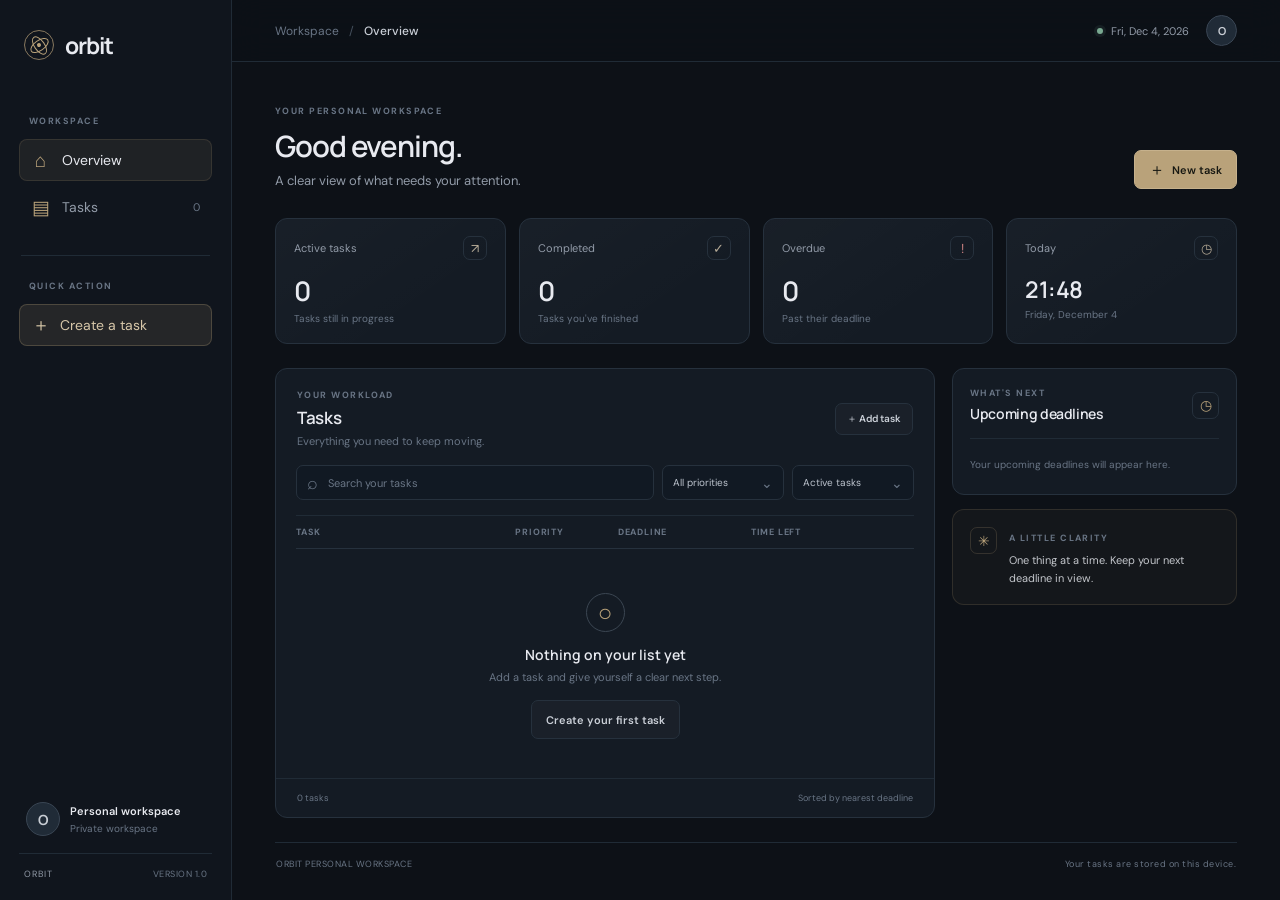
<file: orbit-v1/index.html>
<!-- Purpose: Bootstrap Orbit's AngularJS application; replaces the vanilla-JS page wiring from js/app.js. -->
<!doctype html>
<html lang="en">
<head>
  <meta charset="utf-8">
  <meta name="viewport" content="width=device-width, initial-scale=1">
  <meta name="theme-color" content="#0d1117">
  <meta name="description" content="Orbit is a calm, focused space for managing tasks and deadlines.">
  <title>Orbit | Personal Workspace</title>
  <link rel="preconnect" href="https://fonts.googleapis.com">
  <link rel="preconnect" href="https://fonts.gstatic.com" crossorigin>
  <link href="https://fonts.googleapis.com/css2?family=DM+Sans:wght@400;500;600;700&family=Manrope:wght@400;500;600;700;800&display=swap" rel="stylesheet">
  <link rel="stylesheet" href="css/layout.css">
  <link rel="stylesheet" href="css/components.css">
</head>
<body ng-app="orbit" ng-strict-di ng-cloak>
  <orbit-app></orbit-app>

  <script src="lib/angular.min.js"></script>
  <script src="js/app.module.js"></script>
  <script src="js/core/storage.service.js"></script>
  <script src="js/core/countdown.service.js"></script>
  <script src="js/core/clock.service.js"></script>
  <script src="js/core/toast.service.js"></script>
  <script src="js/core/modal.service.js"></script>
  <script src="js/core/task.service.js"></script>
  <script src="js/filters/countdown.filter.js"></script>
  <script src="js/filters/orbit-date.filter.js"></script>
  <script src="js/components/orbit-app.js"></script>
  <script src="js/components/orbit-sidebar.js"></script>
  <script src="js/components/orbit-topbar.js"></script>
  <script src="js/components/orbit-welcome.js"></script>
  <script src="js/components/orbit-metrics.js"></script>
  <script src="js/components/task-panel.js"></script>
  <script src="js/components/upcoming-panel.js"></script>
  <script src="js/components/task-modal.js"></script>
  <script src="js/components/orbit-toast.js"></script>
</body>
</html>
</file>
<file: orbit-v1/css/layout.css>
:root {
  color-scheme: dark;
  --page: #0d1117;
  --sidebar: #10151d;
  --surface: #141b24;
  --surface-raised: #18212c;
  --surface-soft: #111923;
  --line: #26313d;
  --line-soft: #202b36;
  --text: #e8eaf0;
  --muted: #929ba8;
  --quiet: #697585;
  --accent: #b9a27a;
  --accent-soft: rgba(185, 162, 122, .12);
  --green: #79a991;
  --amber: #c9a36d;
  --red: #c77f7f;
  --blue: #8da9c7;
  --radius: 12px;
  font-family: "DM Sans", sans-serif;
  font-synthesis: none;
  text-rendering: optimizeLegibility;
}

* { box-sizing: border-box; }
html { min-width: 320px; scroll-behavior: smooth; }
body { margin: 0; min-height: 100vh; background: var(--page); color: var(--text); font-size: 14px; }
button, input, select { font: inherit; }
button { color: inherit; }
a { color: inherit; text-decoration: none; }
button:focus-visible, a:focus-visible, input:focus-visible, select:focus-visible { outline: 2px solid var(--accent); outline-offset: 3px; }
.sr-only { position: absolute; width: 1px; height: 1px; padding: 0; margin: -1px; overflow: hidden; clip: rect(0,0,0,0); white-space: nowrap; border: 0; }

.app-shell { min-height: 100vh; }
.sidebar { position: fixed; inset: 0 auto 0 0; z-index: 5; display: flex; flex-direction: column; width: 232px; padding: 29px 19px 20px; background: var(--sidebar); border-right: 1px solid var(--line-soft); }
.brand { display: flex; align-items: center; gap: 11px; width: fit-content; margin: 0 0 54px 5px; }
.brand-mark { position: relative; display: grid; width: 30px; height: 30px; place-items: center; border: 1px solid rgba(185,162,122,.7); border-radius: 50%; }
.brand-mark::before, .brand-mark::after, .brand-mark span { position: absolute; display: block; content: ""; border: 1px solid var(--accent); border-radius: 50%; transform: rotate(-35deg); }
.brand-mark::before { width: 19px; height: 9px; }
.brand-mark::after { width: 9px; height: 19px; }
.brand-mark span { width: 4px; height: 4px; background: var(--accent); border: 0; }
.brand-name { font-family: Manrope, sans-serif; font-size: 23px; font-weight: 700; letter-spacing: -.9px; }
.sidebar-label, .eyebrow { color: var(--quiet); font-size: 9px; font-weight: 700; letter-spacing: 1.45px; }
.sidebar-label { margin: 0 0 12px 10px; }
.primary-nav { display: grid; gap: 5px; }
.nav-link { display: flex; align-items: center; gap: 12px; min-height: 42px; padding: 0 11px; border: 1px solid transparent; border-radius: 8px; color: var(--muted); transition: background .18s ease, color .18s ease, border-color .18s ease; }
.nav-link:hover { background: rgba(255,255,255,.025); color: var(--text); }
.nav-link.is-active { color: var(--text); background: rgba(185,162,122,.09); border-color: rgba(185,162,122,.15); }
.nav-icon { display: grid; width: 19px; place-items: center; color: var(--accent); font-size: 19px; }
.nav-count { margin-left: auto; color: var(--quiet); font-size: 11px; }
.sidebar-rule { height: 1px; margin: 27px 2px 24px; background: var(--line-soft); }
.sidebar-create { display: flex; align-items: center; gap: 10px; width: 100%; min-height: 42px; padding: 0 12px; border: 1px solid rgba(185,162,122,.27); border-radius: 8px; background: var(--accent-soft); color: #d7c7a9; text-align: left; cursor: pointer; transition: background .18s ease; }
.sidebar-create:hover { background: rgba(185,162,122,.19); }
.sidebar-create span { font-size: 18px; }
.sidebar-bottom { margin-top: auto; }
.workspace-chip { display: flex; align-items: center; gap: 10px; padding: 13px 7px 17px; border-bottom: 1px solid var(--line-soft); }
.workspace-avatar, .profile-avatar { display: grid; flex: 0 0 auto; place-items: center; width: 34px; height: 34px; border: 1px solid #394553; border-radius: 50%; background: #202b37; color: #c8cdd4; font-family: Manrope, sans-serif; font-weight: 700; }
.workspace-chip strong, .workspace-chip small { display: block; }
.workspace-chip strong { font-size: 11px; font-weight: 600; }
.workspace-chip small { margin-top: 4px; color: var(--quiet); font-size: 10px; }
.version-label { display: flex; justify-content: space-between; padding: 14px 5px 0; color: var(--muted); font-size: 9px; letter-spacing: 1px; }
.version-label span { color: var(--quiet); letter-spacing: .5px; }

.main-area { min-height: 100vh; margin-left: 232px; }
.topbar { position: sticky; top: 0; z-index: 4; display: flex; align-items: center; justify-content: space-between; height: 62px; padding: 0 43px; border-bottom: 1px solid var(--line-soft); background: rgba(13,17,23,.92); backdrop-filter: blur(16px); }
.breadcrumb { display: flex; align-items: center; gap: 10px; color: var(--quiet); font-size: 12px; }
.breadcrumb-separator { color: #46515e; }
.breadcrumb strong { color: #cbd0d8; font-weight: 500; }
.topbar-right { display: flex; align-items: center; gap: 17px; }
.today-label { display: flex; align-items: center; gap: 8px; color: var(--muted); font-size: 11px; }
.status-dot { width: 6px; height: 6px; border-radius: 50%; background: var(--green); box-shadow: 0 0 0 3px rgba(121,169,145,.1); }
.profile-avatar { width: 31px; height: 31px; font-size: 11px; }
.mobile-menu { display: none; border: 0; background: transparent; color: var(--muted); font-size: 19px; cursor: pointer; }
.page-content { width: min(100%, 1600px); margin: 0 auto; padding: 43px 43px 24px; }
.welcome-row { display: flex; align-items: flex-end; justify-content: space-between; gap: 20px; margin-bottom: 29px; }
h1, h2, h3, p { margin-top: 0; }
h1, h2, h3 { font-family: Manrope, sans-serif; }
h1 { margin: 9px 0 6px; font-size: clamp(25px, 2.3vw, 32px); font-weight: 600; letter-spacing: -1.1px; }
.welcome-copy { margin-bottom: 0; color: var(--muted); font-size: 13px; }
.overview-grid { display: grid; grid-template-columns: repeat(4, minmax(0,1fr)); gap: 13px; margin-bottom: 24px; }
.metric-card { min-height: 126px; padding: 17px 18px 15px; border: 1px solid var(--line); border-radius: var(--radius); background: linear-gradient(145deg, rgba(255,255,255,.018), transparent 70%), var(--surface); }
.metric-top { display: flex; align-items: center; justify-content: space-between; color: var(--muted); font-size: 11px; }
.metric-symbol { display: grid; width: 24px; height: 24px; place-items: center; border: 1px solid var(--line); border-radius: 7px; color: #b5aa96; font-size: 13px; }
.metric-symbol-alert { color: var(--red); }
.metric-value { margin-top: 12px; font-family: Manrope, sans-serif; font-size: 27px; font-weight: 600; letter-spacing: -.8px; }
.metric-date-value { margin-top: 13px; font-family: Manrope, sans-serif; font-size: 23px; font-weight: 600; letter-spacing: -.5px; }
.metric-foot { margin-top: 3px; color: var(--quiet); font-size: 10px; }
.content-grid { display: grid; grid-template-columns: minmax(0, 1fr) 285px; align-items: start; gap: 17px; }
.panel { min-width: 0; border: 1px solid var(--line); border-radius: var(--radius); background: var(--surface); }
.task-panel { overflow: hidden; }
.panel-heading { display: flex; align-items: center; justify-content: space-between; gap: 15px; padding: 20px 21px 17px; }
.panel-heading h2, .compact-panel-heading h2 { margin: 5px 0 0; font-size: 17px; font-weight: 600; letter-spacing: -.35px; }
.panel-subtitle { margin: 5px 0 0; color: var(--quiet); font-size: 11px; }
.toolbar { display: flex; gap: 8px; padding: 0 20px 15px; }
.search-field, .select-wrap { display: flex; align-items: center; min-width: 0; height: 35px; border: 1px solid var(--line); border-radius: 7px; background: var(--surface-soft); }
.search-field { flex: 1; gap: 8px; padding: 0 10px; color: var(--quiet); }
.search-field > span { font-size: 18px; }
.search-field input { width: 100%; min-width: 0; border: 0; outline: 0; background: transparent; color: var(--text); font-size: 11px; }
.search-field input::placeholder { color: var(--quiet); }
.select-wrap select { width: 100%; height: 100%; padding: 0 25px 0 10px; border: 0; outline: 0; appearance: none; background: transparent; color: #bdc4ce; font-size: 10px; cursor: pointer; }
.select-wrap { position: relative; flex: 0 0 122px; }
.select-wrap::after { position: absolute; right: 10px; color: var(--quiet); content: "⌄"; pointer-events: none; }
select option { background: #17202a; color: var(--text); }
.task-table-wrap { padding: 0 20px; }
.task-table-head, .task-row { display: grid; grid-template-columns: minmax(140px, 1.7fr) minmax(75px, .75fr) minmax(105px, 1fr) minmax(115px, 1fr) 30px; align-items: center; gap: 10px; }
.task-table-head { min-height: 34px; border-top: 1px solid var(--line-soft); border-bottom: 1px solid var(--line); color: var(--quiet); font-size: 9px; font-weight: 700; letter-spacing: .8px; }
.task-row { min-height: 66px; border-bottom: 1px solid var(--line-soft); transition: background .16s ease; }
.task-row:last-child { border-bottom: 0; }
.task-row:hover { background: rgba(255,255,255,.018); }
.task-name-wrap { display: flex; align-items: center; gap: 10px; min-width: 0; }
.task-check { display: grid; flex: 0 0 auto; width: 16px; height: 16px; place-items: center; border: 1px solid #526071; border-radius: 5px; background: transparent; color: #111; cursor: pointer; }
.task-check:hover { border-color: var(--accent); }
.task-check.is-checked { border-color: var(--green); background: var(--green); color: #101712; }
.task-title { overflow: hidden; color: #dce0e6; font-size: 11px; font-weight: 500; text-overflow: ellipsis; white-space: nowrap; }
.task-row.is-completed .task-title { color: var(--quiet); text-decoration: line-through; }
.priority-pill { display: inline-flex; align-items: center; gap: 6px; width: fit-content; padding: 5px 8px; border: 1px solid transparent; border-radius: 5px; font-size: 9px; font-weight: 600; }
.priority-pill::before { width: 5px; height: 5px; border-radius: 50%; background: currentColor; content: ""; }
.priority-critical { border-color: rgba(199,127,127,.23); background: rgba(199,127,127,.09); color: #d18c8c; }
.priority-high { border-color: rgba(201,163,109,.22); background: rgba(201,163,109,.09); color: #d0ad7d; }
.priority-medium { border-color: rgba(141,169,199,.2); background: rgba(141,169,199,.08); color: #9bb2cc; }
.priority-low { border-color: rgba(121,169,145,.2); background: rgba(121,169,145,.08); color: #8db69e; }
.deadline-cell { color: #aeb7c3; font-size: 10px; line-height: 1.5; }
.deadline-cell small { display: block; color: var(--quiet); font-size: 9px; }
.countdown-cell { color: #d0d5dc; font-variant-numeric: tabular-nums; font-size: 10px; white-space: nowrap; }
.countdown-cell.is-overdue { color: var(--red); }
.countdown-cell.is-completed { color: var(--quiet); }
.row-actions { display: flex; justify-content: flex-end; }
.row-menu-button { display: grid; width: 27px; height: 27px; place-items: center; border: 0; border-radius: 6px; background: transparent; color: var(--quiet); font-size: 17px; cursor: pointer; }
.row-menu-button:hover { background: var(--surface-raised); color: var(--text); }
.panel-footer { display: flex; justify-content: space-between; gap: 12px; padding: 13px 21px; border-top: 1px solid var(--line-soft); color: var(--quiet); font-size: 9px; }
.right-column { display: grid; gap: 14px; }
.upcoming-panel { padding: 18px 17px 12px; }
.compact-panel-heading { display: flex; align-items: center; justify-content: space-between; padding-bottom: 15px; border-bottom: 1px solid var(--line-soft); }
.compact-panel-heading h2 { font-size: 14px; }
.heading-icon { display: grid; width: 27px; height: 27px; place-items: center; border: 1px solid var(--line); border-radius: 7px; color: var(--accent); }
.upcoming-item { display: flex; align-items: center; gap: 10px; min-height: 59px; border-bottom: 1px solid var(--line-soft); }
.upcoming-item:last-child { border-bottom: 0; }
.upcoming-marker { width: 3px; height: 29px; flex: 0 0 auto; border-radius: 3px; background: #9b8b70; }
.upcoming-marker.priority-critical { background: var(--red); }
.upcoming-marker.priority-high { background: var(--amber); }
.upcoming-marker.priority-medium { background: var(--blue); }
.upcoming-marker.priority-low { background: var(--green); }
.upcoming-info { min-width: 0; flex: 1; }
.upcoming-title { overflow: hidden; color: #d5dae1; font-size: 10px; text-overflow: ellipsis; white-space: nowrap; }
.upcoming-date { margin-top: 5px; color: var(--quiet); font-size: 9px; }
.upcoming-empty { display: none; padding: 18px 0 9px; color: var(--quiet); font-size: 10px; line-height: 1.6; }
.note-panel { display: flex; gap: 12px; padding: 17px; border: 1px solid rgba(185,162,122,.17); border-radius: var(--radius); background: rgba(185,162,122,.045); }
.note-mark { display: grid; flex: 0 0 auto; width: 27px; height: 27px; place-items: center; border: 1px solid rgba(185,162,122,.2); border-radius: 7px; color: var(--accent); }
.note-panel p { margin: 7px 0 0; color: #c3c6cb; font-size: 11px; line-height: 1.6; }
.page-footer { display: flex; justify-content: space-between; gap: 12px; margin-top: 24px; padding: 15px 1px 0; border-top: 1px solid var(--line-soft); color: var(--quiet); font-size: 9px; letter-spacing: .5px; }

@media (min-width: 1500px) { .content-grid { grid-template-columns: minmax(0, 1fr) 315px; } .page-content { padding-right: 55px; padding-left: 55px; } }
@media (max-width: 1180px) { .content-grid { grid-template-columns: minmax(0, 1fr); } .right-column { grid-template-columns: 1fr 1fr; } .overview-grid { grid-template-columns: repeat(2, minmax(0,1fr)); } }
@media (max-width: 850px) { .sidebar { width: 205px; } .main-area { margin-left: 205px; } .topbar { padding: 0 25px; } .page-content { padding: 32px 25px 22px; } .task-table-head, .task-row { grid-template-columns: minmax(125px,1.5fr) 75px 95px minmax(100px,1fr) 25px; gap: 7px; } .task-table-wrap { padding: 0 13px; } .toolbar { padding-right: 13px; padding-left: 13px; } .panel-heading { padding-right: 14px; padding-left: 14px; } }
@media (max-width: 650px) { .sidebar { width: 245px; transform: translateX(-100%); transition: transform .2s ease; box-shadow: 15px 0 40px rgba(0,0,0,.3); } .sidebar.is-open { transform: translateX(0); } .main-area { margin-left: 0; } .topbar { height: 56px; padding: 0 17px; } .mobile-menu { display: block; margin-right: 10px; } .breadcrumb { margin-right: auto; } .today-label { display: none; } .page-content { padding: 27px 15px 20px; } .welcome-row { align-items: flex-start; } .welcome-row .button { flex: 0 0 auto; } .overview-grid { gap: 9px; } .metric-card { min-height: 112px; padding: 13px; } .content-grid { gap: 12px; } .right-column { grid-template-columns: 1fr; } .toolbar { flex-wrap: wrap; } .search-field { flex-basis: 100%; } .select-wrap { flex: 1 1 0; } .task-table-head { display: none; } .task-row { position: relative; grid-template-columns: minmax(0,1fr) auto; gap: 7px 10px; padding: 13px 3px; } .task-name-wrap { grid-column: 1; grid-row: 1; } .task-row > .priority-cell { grid-column: 1; grid-row: 2; padding-left: 26px; } .task-row > .deadline-cell { grid-column: 2; grid-row: 1; text-align: right; } .task-row > .countdown-cell { grid-column: 2; grid-row: 2; text-align: right; } .task-row > .row-actions { position: absolute; right: -3px; bottom: 8px; } .task-row > .deadline-cell { padding-right: 25px; } .panel-footer { padding-right: 14px; padding-left: 14px; } }
@media (max-width: 390px) { .welcome-row { flex-direction: column; } .welcome-row .button { width: 100%; justify-content: center; } .metric-top { font-size: 10px; } .metric-value { font-size: 24px; } .page-footer { flex-direction: column; } }
</file>
<file: orbit-v1/css/components.css>
/* Purpose: Style task controls and AngularJS component wrappers; replaces the vanilla-only component layout contract. */
.button { display: inline-flex; align-items: center; justify-content: center; gap: 7px; min-height: 39px; padding: 0 14px; border: 1px solid transparent; border-radius: 7px; font-size: 11px; font-weight: 600; cursor: pointer; transition: background .18s ease, border-color .18s ease, transform .18s ease; }
.button:active { transform: translateY(1px); }
.button-primary { border-color: #c6b18c; background: #b9a27a; color: #171812; }
.button-primary:hover { border-color: #d3c09e; background: #c7b18c; }
.button-secondary { border-color: var(--line); background: rgba(255,255,255,.025); color: #cbd0d8; }
.button-secondary:hover { border-color: #6d6250; background: rgba(185,162,122,.07); }
.button-small { min-height: 32px; padding: 0 11px; font-size: 10px; }
.button-quiet { border-color: var(--line); background: transparent; color: var(--muted); }
.button-quiet:hover { background: rgba(255,255,255,.035); color: var(--text); }
.button-plus { font-size: 16px; line-height: 1; }

.empty-state { display: none; padding: 44px 15px 39px; text-align: center; }
.empty-state.is-visible { display: block; }
.empty-state-mark { display: grid; width: 39px; height: 39px; margin: 0 auto 13px; place-items: center; border: 1px solid #3b4652; border-radius: 50%; color: var(--accent); font-size: 24px; }
.empty-state h3 { margin: 0 0 6px; font-size: 14px; font-weight: 600; }
.empty-state p { margin: 0 0 16px; color: var(--quiet); font-size: 11px; }

.modal-backdrop { position: fixed; inset: 0; z-index: 20; display: none; align-items: center; justify-content: center; padding: 18px; background: rgba(3,6,10,.76); backdrop-filter: blur(7px); }
.modal-backdrop.is-open { display: flex; }
.task-modal { width: min(100%, 450px); padding: 25px; border: 1px solid #34404d; border-radius: 13px; background: #151d27; box-shadow: 0 24px 90px rgba(0,0,0,.42); animation: modal-in .18s ease-out; }
@keyframes modal-in { from { opacity: 0; transform: translateY(7px) scale(.99); } to { opacity: 1; transform: translateY(0) scale(1); } }
.modal-heading { display: flex; justify-content: space-between; gap: 15px; margin-bottom: 24px; }
.modal-heading h2 { margin: 7px 0 5px; font-size: 20px; font-weight: 600; letter-spacing: -.5px; }
.modal-heading p { margin: 0; color: var(--muted); font-size: 11px; }
.icon-button { display: grid; flex: 0 0 auto; width: 30px; height: 30px; place-items: center; border: 1px solid var(--line); border-radius: 7px; background: transparent; color: var(--muted); font-size: 19px; cursor: pointer; }
.icon-button:hover { background: rgba(255,255,255,.04); color: var(--text); }
#task-form { display: grid; gap: 9px; }
.form-field { display: grid; gap: 7px; margin-bottom: 7px; }
.form-field > span { color: #b9c0ca; font-size: 10px; font-weight: 600; }
.form-field input, .form-field select { width: 100%; height: 40px; padding: 0 11px; border: 1px solid #303c49; border-radius: 7px; outline: 0; background: #101720; color: var(--text); font-size: 11px; }
.form-field input::placeholder { color: #697585; }
.form-field input:focus, .form-field select:focus { border-color: #8e7d60; box-shadow: 0 0 0 3px rgba(185,162,122,.08); }
.form-error { min-height: 14px; color: var(--red); font-size: 10px; }
.modal-actions { display: flex; justify-content: flex-end; gap: 8px; padding-top: 8px; border-top: 1px solid var(--line-soft); }
.toast { position: fixed; right: 23px; bottom: 22px; z-index: 30; max-width: min(360px, calc(100vw - 32px)); padding: 12px 15px; border: 1px solid #3b4855; border-radius: 8px; background: #19232e; color: #dce1e7; box-shadow: 0 12px 35px rgba(0,0,0,.3); font-size: 11px; opacity: 0; pointer-events: none; transform: translateY(8px); transition: opacity .2s ease, transform .2s ease; }
.toast.is-visible { opacity: 1; transform: translateY(0); }
@media (max-width: 450px) { .task-modal { padding: 20px; } .modal-actions .button { flex: 1; } }
.row-actions { gap: 2px; }
.row-menu-button { font-size: 14px; }

[ng-cloak] { display: none !important; }
orbit-app, orbit-sidebar, orbit-topbar, orbit-welcome, orbit-metrics, task-modal, orbit-toast { display: block; }
task-panel, upcoming-panel { display: contents; }
</file>
